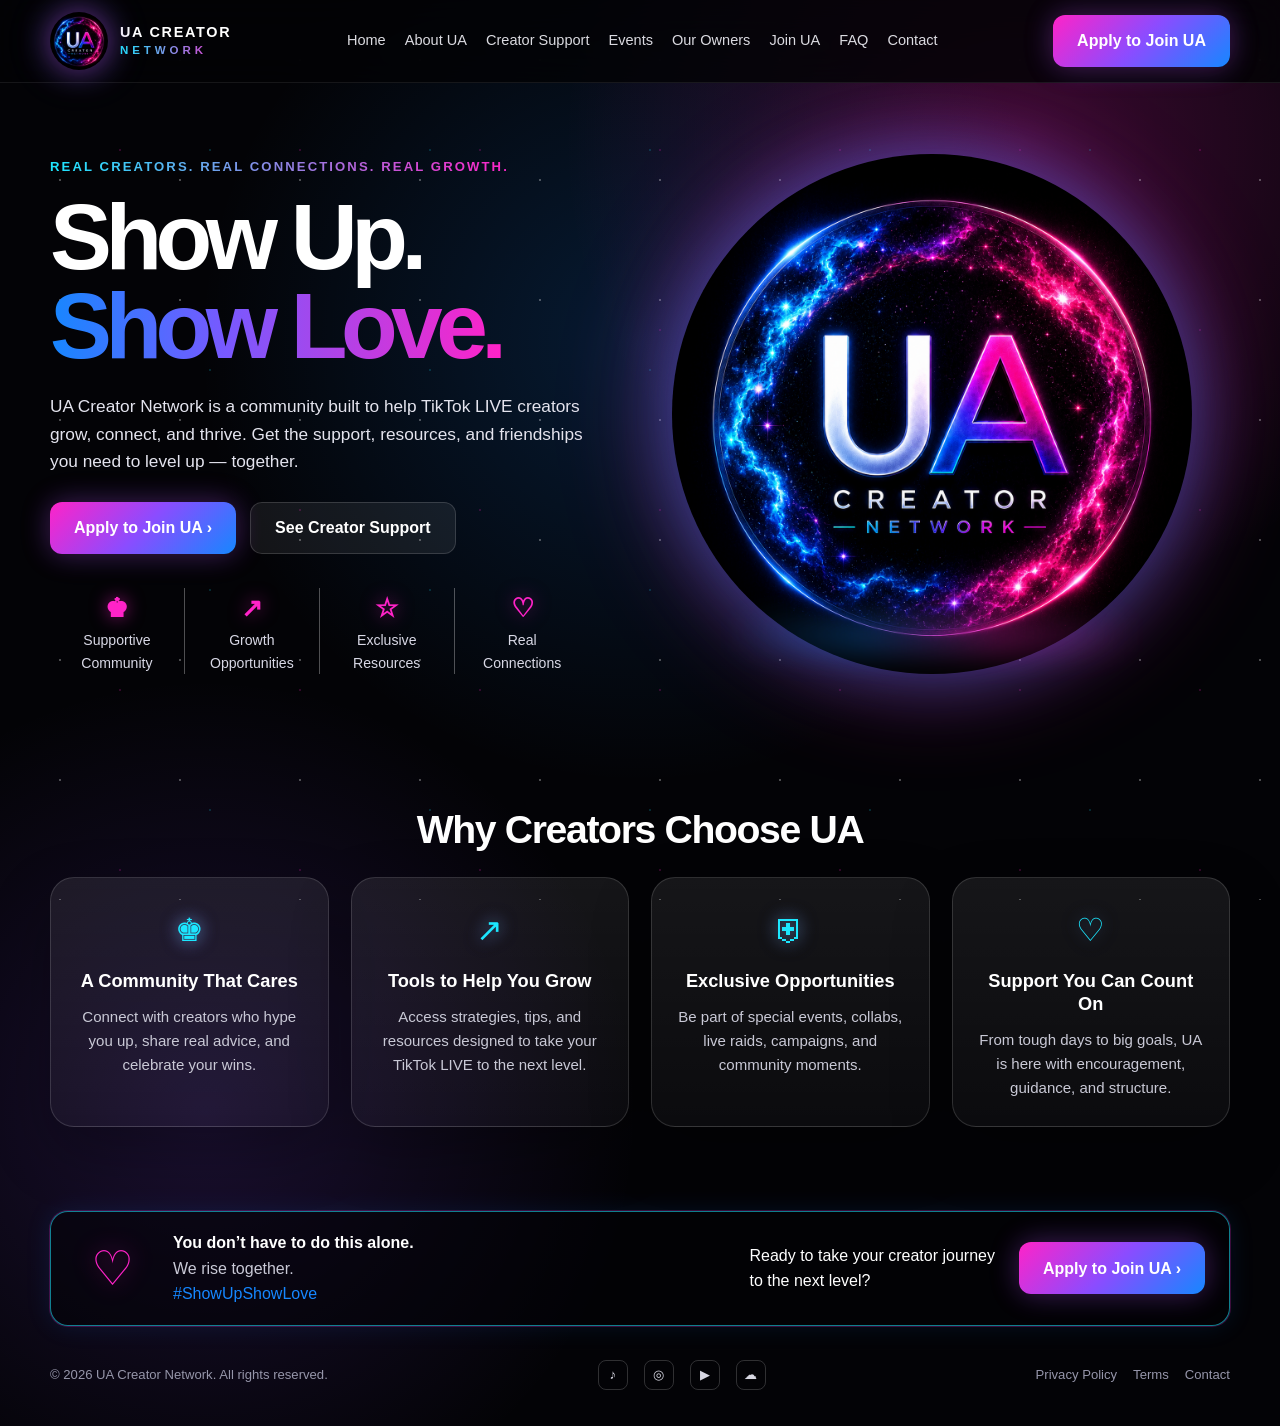
<file: index.html>
<!DOCTYPE html>
<html lang="en">
<head>
  <meta charset="UTF-8">
  <meta name="viewport" content="width=device-width, initial-scale=1.0">
  <title>Home | UA Creator Network</title>
  <meta name="description" content="UA Creator Network helps TikTok LIVE creators grow with support, community, and creator-first guidance.">
  <link rel="stylesheet" href="style.css">
</head>
<body>
  <header class="topbar">
    <div class="wrap nav">
      <a href="index.html" class="brand" aria-label="UA Creator Network homepage">
        <img class="brand-logo" src="ua-logo.png" alt="UA Creator Network logo">
        <span class="brand-text">
          <span>UA CREATOR</span>
          <span>NETWORK</span>
        </span>
      </a>

      <ul class="nav-links">
  <li><a href="index.html">Home</a></li>
  <li><a href="about.html">About UA</a></li>
  <li><a href="creator-support.html">Creator Support</a></li>
  <li><a href="events.html">Events</a></li>
  <li><a href="owners.html">Our Owners</a></li>
  <li><a href="join.html">Join UA</a></li>
  <li><a href="faq.html">FAQ</a></li>
  <li><a href="contact.html">Contact</a></li>
</ul>

      <a class="btn btn-primary" href="join.html">Apply to Join UA</a>
    </div>
  </header>

  <main>
    <section class="wrap hero">
      <div>
        <span class="eyebrow">Real creators. Real connections. Real growth.</span>
        <h1>Show Up.<br><span class="gradient-text">Show Love.</span></h1>
        <p>UA Creator Network is a community built to help TikTok LIVE creators grow, connect, and thrive. Get the support, resources, and friendships you need to level up — together.</p>

        <div class="hero-actions">
          <a class="btn btn-primary" href="join.html">Apply to Join UA ›</a>
          <a class="btn btn-secondary" href="creator-support.html">See Creator Support</a>
        </div>

        <div class="hero-icons">
          <div class="hero-icon"><strong>♚</strong>Supportive<br>Community</div>
          <div class="hero-icon"><strong>↗</strong>Growth<br>Opportunities</div>
          <div class="hero-icon"><strong>☆</strong>Exclusive<br>Resources</div>
          <div class="hero-icon"><strong>♡</strong>Real<br>Connections</div>
        </div>
      </div>

      <div class="hero-visual">
        <img class="hero-logo" src="ua-logo.png" alt="UA Creator Network logo">
        <div class="reflection"></div>
      </div>
    </section>

    <section class="wrap">
      <h2 class="section-title">Why Creators Choose UA</h2>
      <div class="cards">
        <article class="card">
          <div class="card-icon">♚</div>
          <h3>A Community That Cares</h3>
          <p>Connect with creators who hype you up, share real advice, and celebrate your wins.</p>
        </article>
        <article class="card">
          <div class="card-icon">↗</div>
          <h3>Tools to Help You Grow</h3>
          <p>Access strategies, tips, and resources designed to take your TikTok LIVE to the next level.</p>
        </article>
        <article class="card">
          <div class="card-icon">⛨</div>
          <h3>Exclusive Opportunities</h3>
          <p>Be part of special events, collabs, live raids, campaigns, and community moments.</p>
        </article>
        <article class="card">
          <div class="card-icon">♡</div>
          <h3>Support You Can Count On</h3>
          <p>From tough days to big goals, UA is here with encouragement, guidance, and structure.</p>
        </article>
      </div>
    </section>

  </main>
  <section class="wrap bottom-cta">
    <div class="heart">♡</div>
    <div>
      <strong>You don’t have to do this alone.</strong><br>
      <span>We rise together.</span><br>
      <span class="hashtag">#ShowUpShowLove</span>
    </div>
    <p>Ready to take your creator journey<br>to the next level?</p>
    <a class="btn btn-primary" href="join.html">Apply to Join UA ›</a>
  </section>

  <footer class="wrap">
    <div class="footer-row">
      <p>© 2026 UA Creator Network. All rights reserved.</p>
      <div class="socials">
        <a href="#" aria-label="TikTok">♪</a>
        <a href="#" aria-label="Instagram">◎</a>
        <a href="#" aria-label="YouTube">▶</a>
        <a href="#" aria-label="Discord">☁</a>
      </div>
      <div class="footer-links">
        <a href="#">Privacy Policy</a>
        <a href="#">Terms</a>
        <a href="contact.html">Contact</a>
      </div>
    </div>
  </footer>

</body>
</html>
</file>
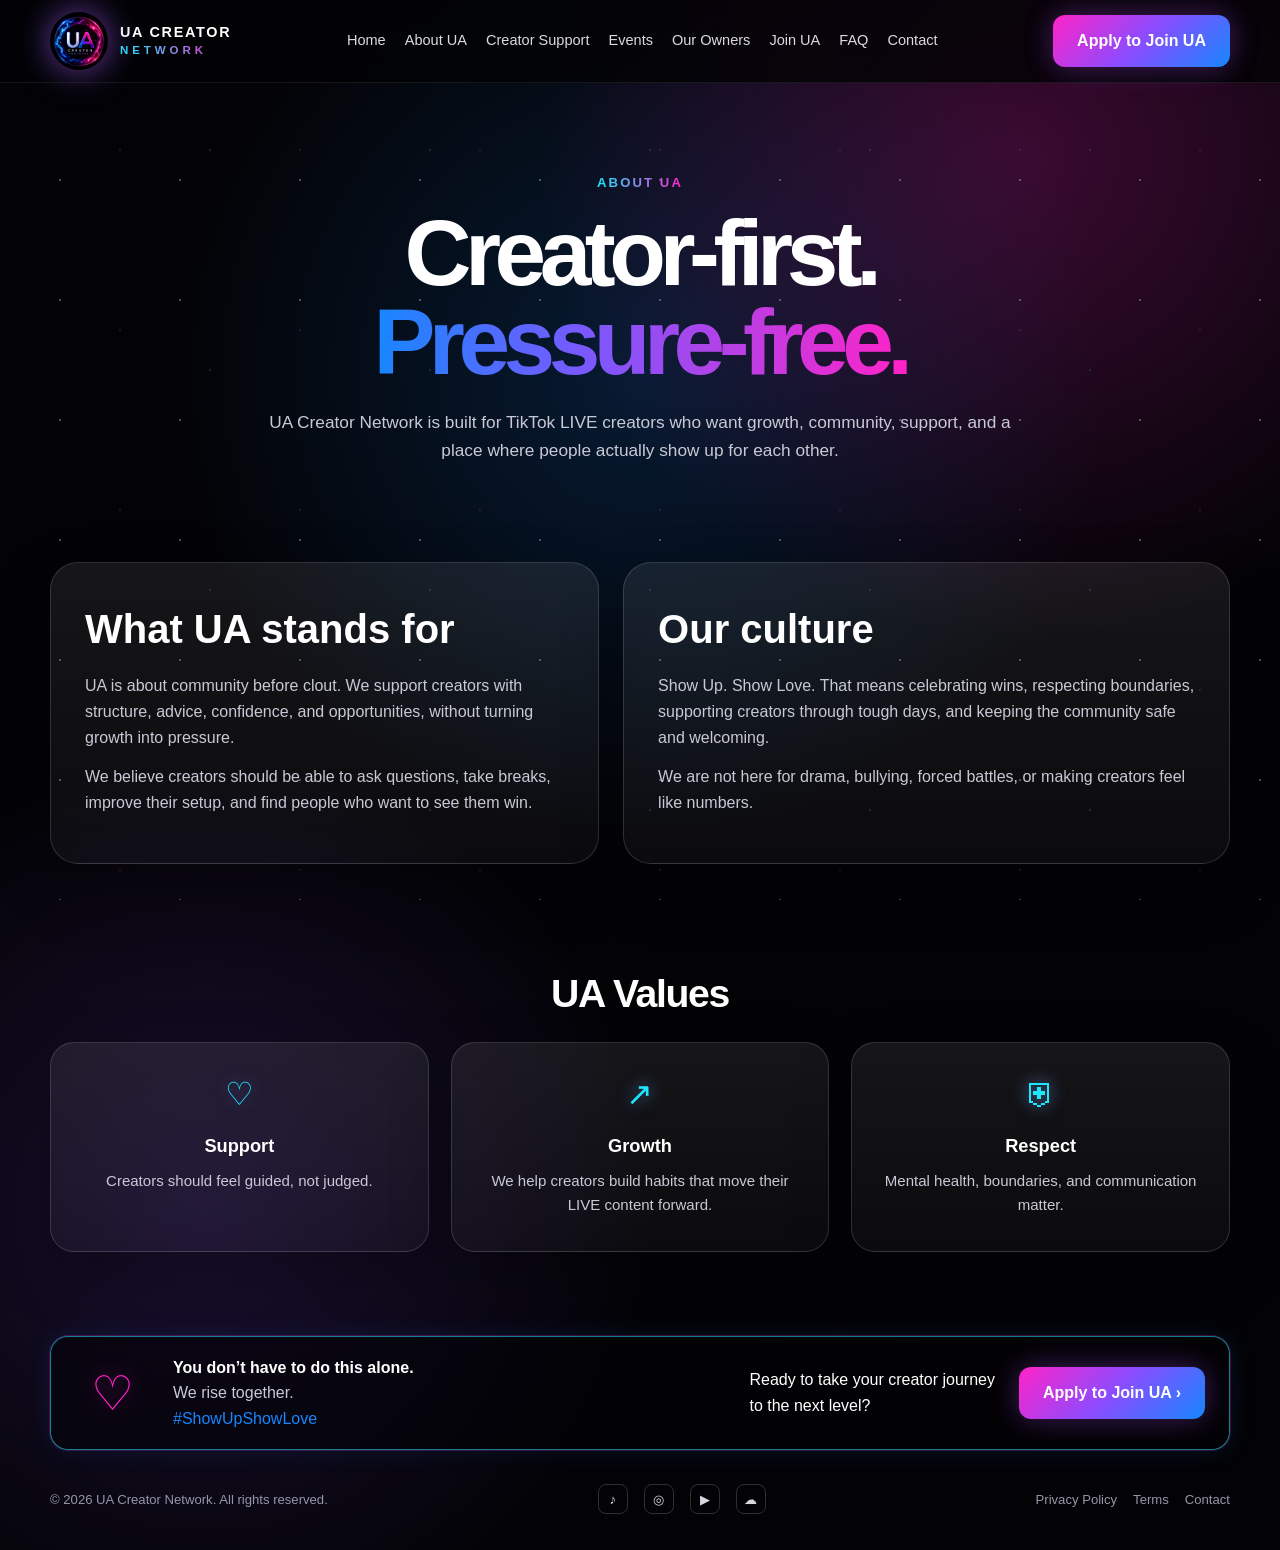
<file: about.html>
<!DOCTYPE html>
<html lang="en">
<head>
  <meta charset="UTF-8">
  <meta name="viewport" content="width=device-width, initial-scale=1.0">
  <title>About UA | UA Creator Network</title>
  <meta name="description" content="UA Creator Network helps TikTok LIVE creators grow with support, community, and creator-first guidance.">
  <link rel="stylesheet" href="style.css">
</head>
<body>
  <header class="topbar">
    <div class="wrap nav">
      <a href="index.html" class="brand" aria-label="UA Creator Network homepage">
        <img class="brand-logo" src="ua-logo.png" alt="UA Creator Network logo">
        <span class="brand-text">
          <span>UA CREATOR</span>
          <span>NETWORK</span>
        </span>
      </a>

      <ul class="nav-links">
  <li><a href="index.html">Home</a></li>
  <li><a href="about.html">About UA</a></li>
  <li><a href="creator-support.html">Creator Support</a></li>
  <li><a href="events.html">Events</a></li>
  <li><a href="owners.html">Our Owners</a></li>
  <li><a href="join.html">Join UA</a></li>
  <li><a href="faq.html">FAQ</a></li>
  <li><a href="contact.html">Contact</a></li>
</ul>

      <a class="btn btn-primary" href="join.html">Apply to Join UA</a>
    </div>
  </header>

  <main>
    <section class="wrap page-hero">
      <span class="eyebrow">About UA</span>
      <h1>Creator-first.<br><span class="gradient-text">Pressure-free.</span></h1>
      <p>UA Creator Network is built for TikTok LIVE creators who want growth, community, support, and a place where people actually show up for each other.</p>
    </section>

    <section class="wrap split">
      <div class="panel">
        <h2>What UA stands for</h2>
        <p>UA is about community before clout. We support creators with structure, advice, confidence, and opportunities, without turning growth into pressure.</p>
        <p>We believe creators should be able to ask questions, take breaks, improve their setup, and find people who want to see them win.</p>
      </div>
      <div class="panel">
        <h2>Our culture</h2>
        <p>Show Up. Show Love. That means celebrating wins, respecting boundaries, supporting creators through tough days, and keeping the community safe and welcoming.</p>
        <p>We are not here for drama, bullying, forced battles, or making creators feel like numbers.</p>
      </div>
    </section>

    <section class="wrap">
      <h2 class="section-title">UA Values</h2>
      <div class="cards three">
        <article class="card"><div class="card-icon">♡</div><h3>Support</h3><p>Creators should feel guided, not judged.</p></article>
        <article class="card"><div class="card-icon">↗</div><h3>Growth</h3><p>We help creators build habits that move their LIVE content forward.</p></article>
        <article class="card"><div class="card-icon">⛨</div><h3>Respect</h3><p>Mental health, boundaries, and communication matter.</p></article>
      </div>
    </section>

  </main>
  <section class="wrap bottom-cta">
    <div class="heart">♡</div>
    <div>
      <strong>You don’t have to do this alone.</strong><br>
      <span>We rise together.</span><br>
      <span class="hashtag">#ShowUpShowLove</span>
    </div>
    <p>Ready to take your creator journey<br>to the next level?</p>
    <a class="btn btn-primary" href="join.html">Apply to Join UA ›</a>
  </section>

  <footer class="wrap">
    <div class="footer-row">
      <p>© 2026 UA Creator Network. All rights reserved.</p>
      <div class="socials">
        <a href="#" aria-label="TikTok">♪</a>
        <a href="#" aria-label="Instagram">◎</a>
        <a href="#" aria-label="YouTube">▶</a>
        <a href="#" aria-label="Discord">☁</a>
      </div>
      <div class="footer-links">
        <a href="#">Privacy Policy</a>
        <a href="#">Terms</a>
        <a href="contact.html">Contact</a>
      </div>
    </div>
  </footer>

</body>
</html>
</file>
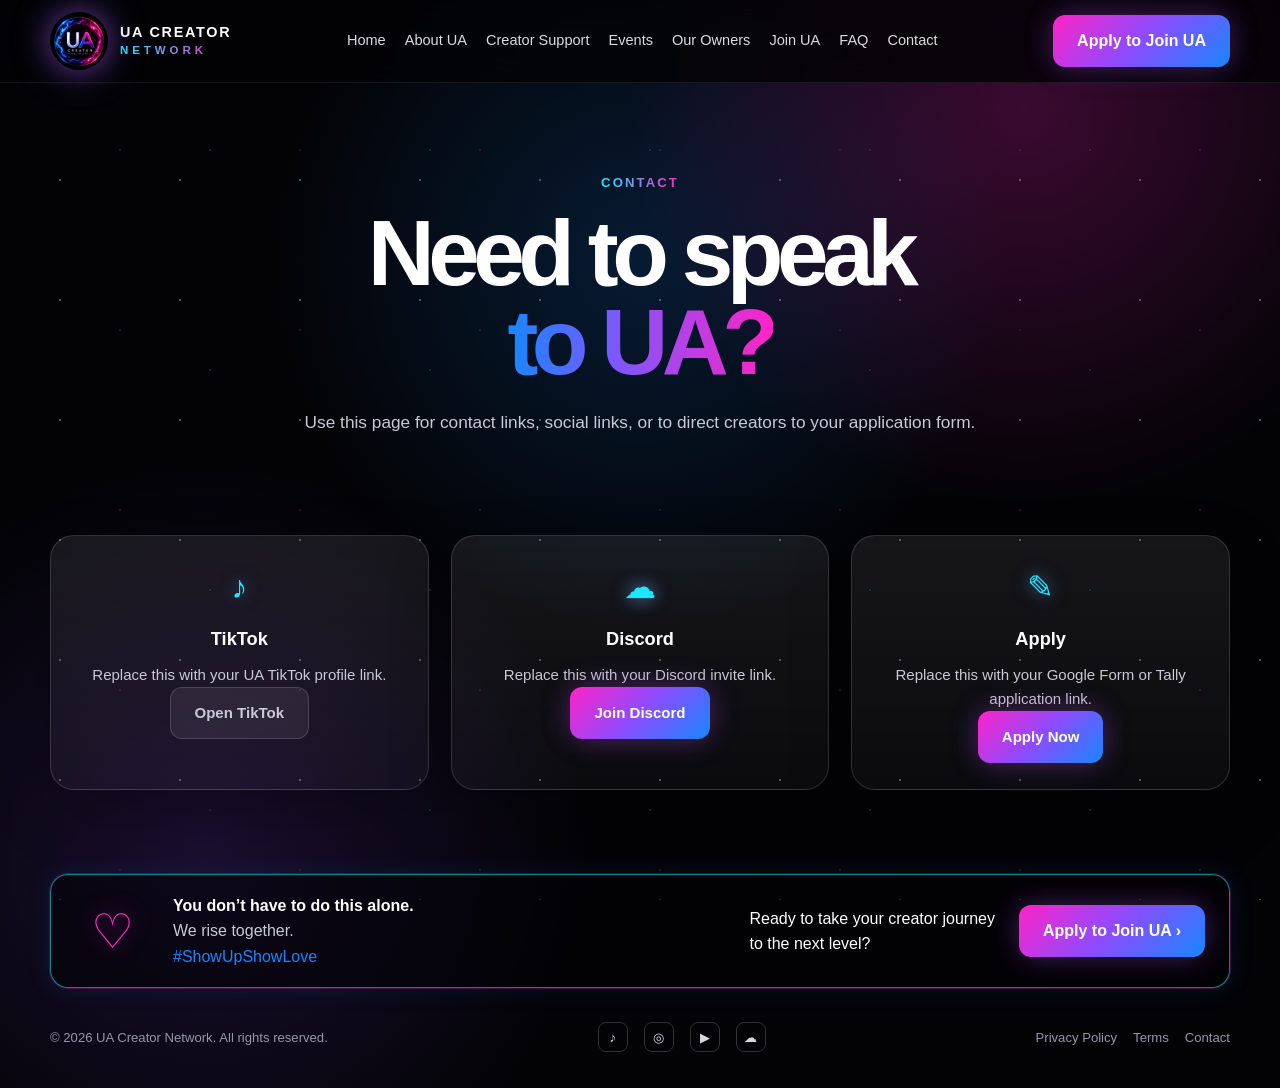
<file: contact.html>
<!DOCTYPE html>
<html lang="en">
<head>
  <meta charset="UTF-8">
  <meta name="viewport" content="width=device-width, initial-scale=1.0">
  <title>Contact | UA Creator Network</title>
  <meta name="description" content="UA Creator Network helps TikTok LIVE creators grow with support, community, and creator-first guidance.">
  <link rel="stylesheet" href="style.css">
</head>
<body>
  <header class="topbar">
    <div class="wrap nav">
      <a href="index.html" class="brand" aria-label="UA Creator Network homepage">
        <img class="brand-logo" src="ua-logo.png" alt="UA Creator Network logo">
        <span class="brand-text">
          <span>UA CREATOR</span>
          <span>NETWORK</span>
        </span>
      </a>

      <ul class="nav-links">
  <li><a href="index.html">Home</a></li>
  <li><a href="about.html">About UA</a></li>
  <li><a href="creator-support.html">Creator Support</a></li>
  <li><a href="events.html">Events</a></li>
  <li><a href="owners.html">Our Owners</a></li>
  <li><a href="join.html">Join UA</a></li>
  <li><a href="faq.html">FAQ</a></li>
  <li><a href="contact.html">Contact</a></li>
</ul>

      <a class="btn btn-primary" href="join.html">Apply to Join UA</a>
    </div>
  </header>

  <main>
    <section class="wrap page-hero">
      <span class="eyebrow">Contact</span>
      <h1>Need to speak<br><span class="gradient-text">to UA?</span></h1>
      <p>Use this page for contact links, social links, or to direct creators to your application form.</p>
    </section>

    <section class="wrap">
      <div class="cards three">
        <article class="card">
          <div class="card-icon">♪</div>
          <h3>TikTok</h3>
          <p>Replace this with your UA TikTok profile link.</p>
          <p><a class="btn btn-secondary" href="#" target="_blank" rel="noopener">Open TikTok</a></p>
        </article>
        <article class="card">
          <div class="card-icon">☁</div>
          <h3>Discord</h3>
          <p>Replace this with your Discord invite link.</p>
          <p><a class="btn btn-primary" href="https://discord.gg/TzC8Mqyx8q" target="_blank" rel="noopener">Join Discord</a></p>
        </article>
        <article class="card">
          <div class="card-icon">✎</div>
          <h3>Apply</h3>
          <p>Replace this with your Google Form or Tally application link.</p>
          <p><a class="btn btn-primary" href="https://tally.so/r/obkMz5" target="_blank" rel="noopener">Apply Now</a></p>
        </article>
      </div>
    </section>

  </main>
  <section class="wrap bottom-cta">
    <div class="heart">♡</div>
    <div>
      <strong>You don’t have to do this alone.</strong><br>
      <span>We rise together.</span><br>
      <span class="hashtag">#ShowUpShowLove</span>
    </div>
    <p>Ready to take your creator journey<br>to the next level?</p>
    <a class="btn btn-primary" href="join.html">Apply to Join UA ›</a>
  </section>

  <footer class="wrap">
    <div class="footer-row">
      <p>© 2026 UA Creator Network. All rights reserved.</p>
      <div class="socials">
        <a href="#" aria-label="TikTok">♪</a>
        <a href="#" aria-label="Instagram">◎</a>
        <a href="#" aria-label="YouTube">▶</a>
        <a href="https://discord.gg/TzC8Mqyx8q" aria-label="Discord">☁</a>
      </div>
      <div class="footer-links">
        <a href="#">Privacy Policy</a>
        <a href="#">Terms</a>
        <a href="contact.html">Contact</a>
      </div>
    </div>
  </footer>

</body>
</html>
</file>
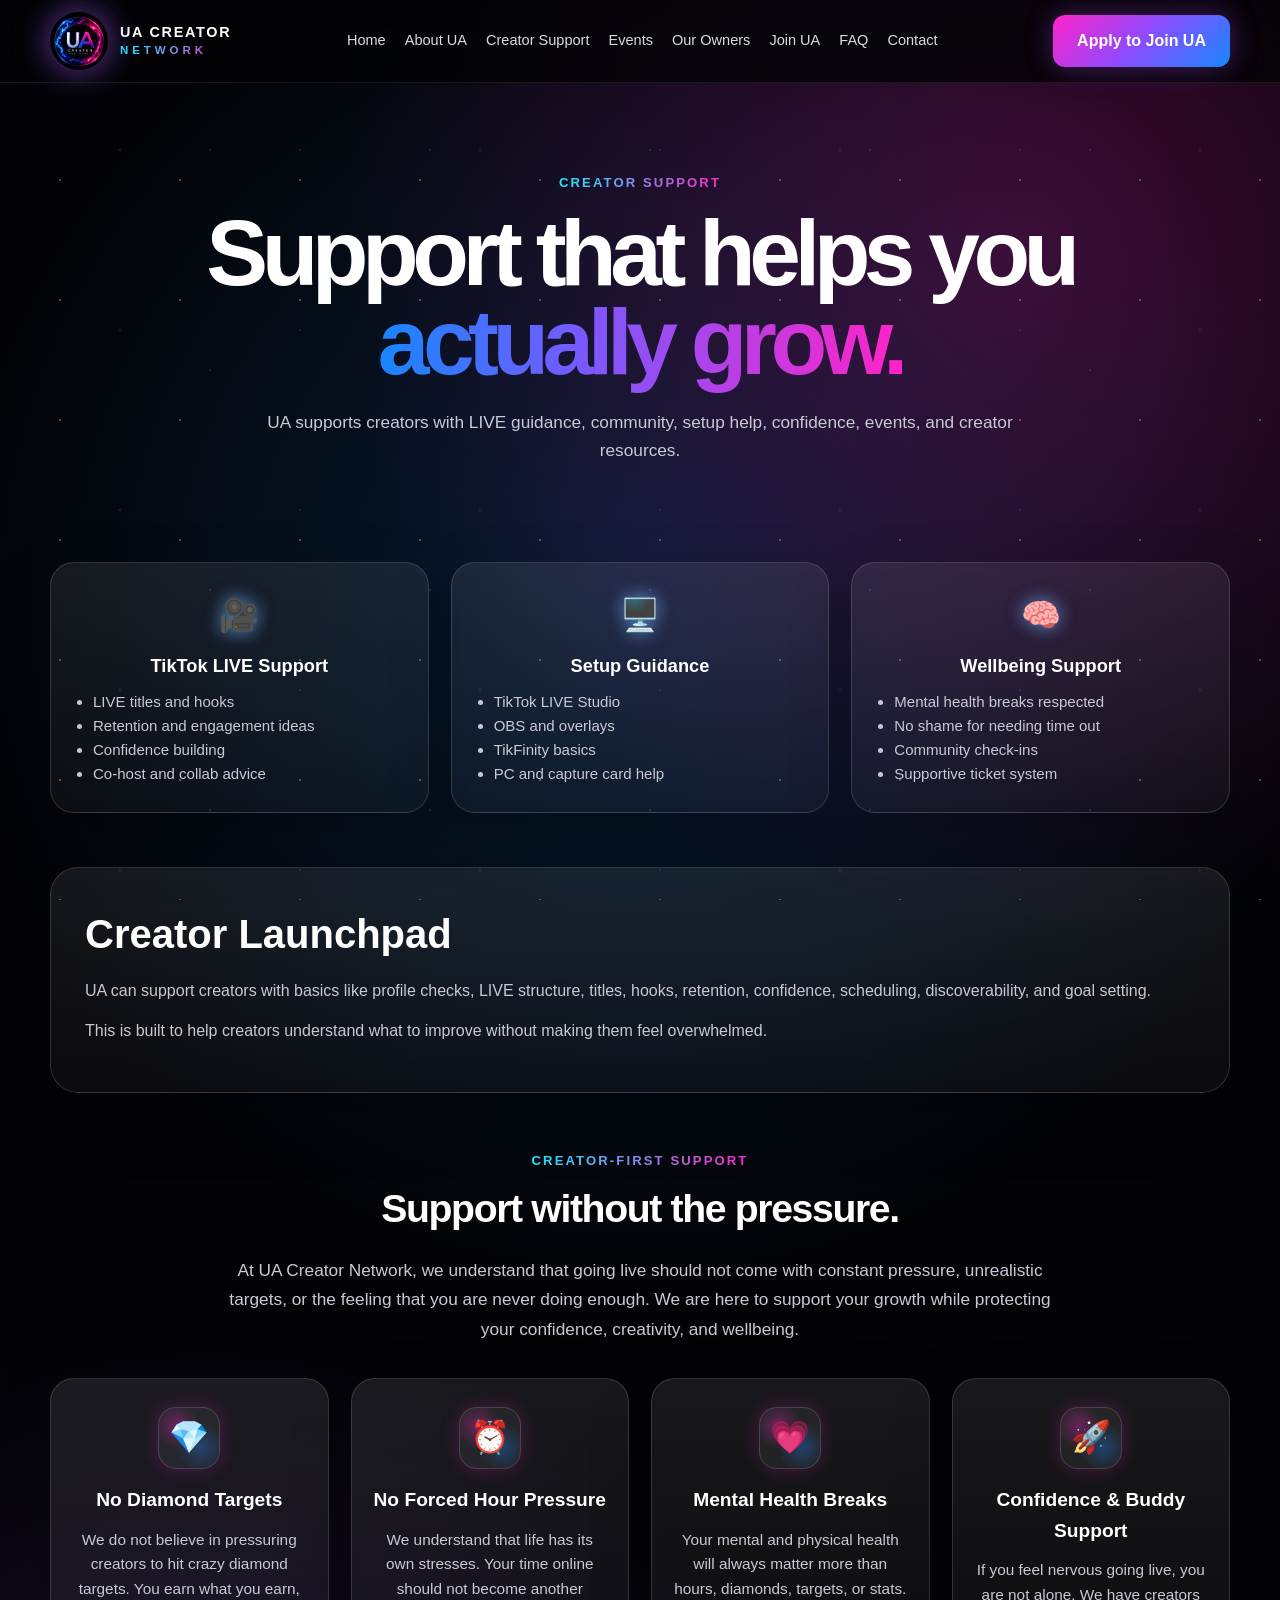
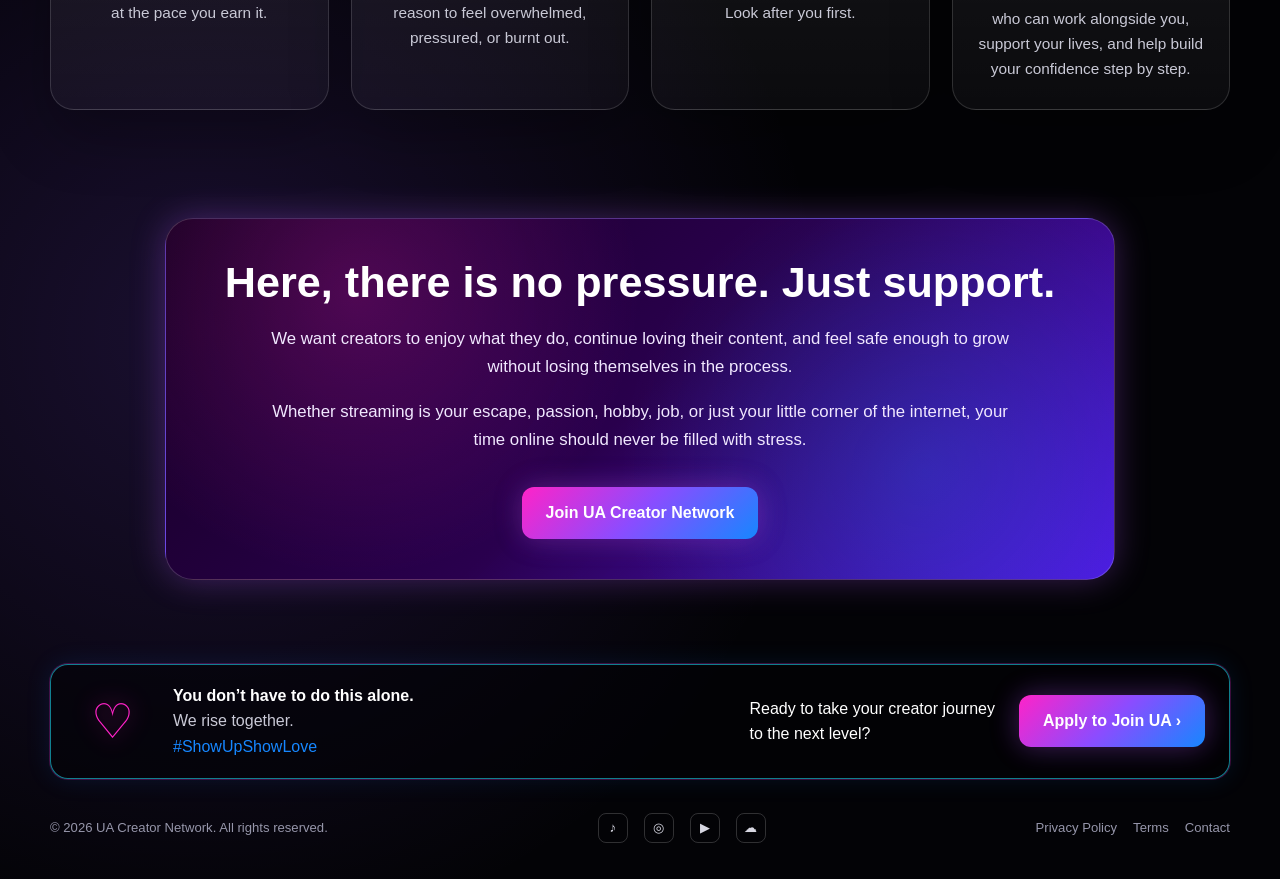
<file: creator-support.html>
<!DOCTYPE html>
<html lang="en">
<head>
  <meta charset="UTF-8">
  <meta name="viewport" content="width=device-width, initial-scale=1.0">
  <title>Creator Support | UA Creator Network</title>
  <meta name="description" content="UA Creator Network helps TikTok LIVE creators grow with support, community, and creator-first guidance.">
  <link rel="stylesheet" href="style.css">
</head>

<body>
  <header class="topbar">
    <div class="wrap nav">
      <a href="index.html" class="brand" aria-label="UA Creator Network homepage">
        <img class="brand-logo" src="ua-logo.png" alt="UA Creator Network logo">

        <span class="brand-text">
          <span>UA CREATOR</span>
          <span>NETWORK</span>
        </span>
      </a>

      <ul class="nav-links">
  <li><a href="index.html">Home</a></li>
  <li><a href="about.html">About UA</a></li>
  <li><a href="creator-support.html">Creator Support</a></li>
  <li><a href="events.html">Events</a></li>
  <li><a href="owners.html">Our Owners</a></li>
  <li><a href="join.html">Join UA</a></li>
  <li><a href="faq.html">FAQ</a></li>
  <li><a href="contact.html">Contact</a></li>
</ul>

      <a class="btn btn-primary" href="join.html">Apply to Join UA</a>
    </div>
  </header>

  <main>
    <section class="wrap page-hero">
      <span class="eyebrow">Creator Support</span>

      <h1>
        Support that helps you<br>
        <span class="gradient-text">actually grow.</span>
      </h1>

      <p>
        UA supports creators with LIVE guidance, community, setup help, confidence,
        events, and creator resources.
      </p>
    </section>

    <section class="wrap">
      <div class="cards three">
        <article class="card">
          <div class="card-icon">🎥</div>
          <h3>TikTok LIVE Support</h3>
          <ul>
            <li>LIVE titles and hooks</li>
            <li>Retention and engagement ideas</li>
            <li>Confidence building</li>
            <li>Co-host and collab advice</li>
          </ul>
        </article>

        <article class="card">
          <div class="card-icon">🖥️</div>
          <h3>Setup Guidance</h3>
          <ul>
            <li>TikTok LIVE Studio</li>
            <li>OBS and overlays</li>
            <li>TikFinity basics</li>
            <li>PC and capture card help</li>
          </ul>
        </article>

        <article class="card">
          <div class="card-icon">🧠</div>
          <h3>Wellbeing Support</h3>
          <ul>
            <li>Mental health breaks respected</li>
            <li>No shame for needing time out</li>
            <li>Community check-ins</li>
            <li>Supportive ticket system</li>
          </ul>
        </article>
      </div>
    </section>

    <section class="wrap panel">
      <h2>Creator Launchpad</h2>
      <p>
        UA can support creators with basics like profile checks, LIVE structure, titles,
        hooks, retention, confidence, scheduling, discoverability, and goal setting.
      </p>
      <p>
        This is built to help creators understand what to improve without making them feel overwhelmed.
      </p>
    </section>

    <section class="wrap creator-values-section">
      <span class="eyebrow">Creator-First Support</span>

      <h2 class="section-title">
        Support without the pressure.
      </h2>

      <p class="creator-values-intro">
        At UA Creator Network, we understand that going live should not come with constant pressure,
        unrealistic targets, or the feeling that you are never doing enough. We are here to support your
        growth while protecting your confidence, creativity, and wellbeing.
      </p>

      <div class="creator-values-grid">
        <article class="creator-value-card">
          <div class="creator-value-icon">💎</div>
          <h3>No Diamond Targets</h3>
          <p>
            We do not believe in pressuring creators to hit crazy diamond targets.
            You earn what you earn, at the pace you earn it.
          </p>
        </article>

        <article class="creator-value-card">
          <div class="creator-value-icon">⏰</div>
          <h3>No Forced Hour Pressure</h3>
          <p>
            We understand that life has its own stresses. Your time online should not become another reason
            to feel overwhelmed, pressured, or burnt out.
          </p>
        </article>

        <article class="creator-value-card">
          <div class="creator-value-icon">💗</div>
          <h3>Mental Health Breaks</h3>
          <p>
            Your mental and physical health will always matter more than hours, diamonds, targets, or stats.
            Look after you first.
          </p>
        </article>

        <article class="creator-value-card">
          <div class="creator-value-icon">🚀</div>
          <h3>Confidence & Buddy Support</h3>
          <p>
            If you feel nervous going live, you are not alone. We have creators who can work alongside you,
            support your lives, and help build your confidence step by step.
          </p>
        </article>
      </div>
    </section>

    <section class="wrap support-highlight-section">
      <div class="support-highlight-panel">
        <h2>Here, there is no pressure. Just support.</h2>

        <p>
          We want creators to enjoy what they do, continue loving their content, and feel safe enough to grow
          without losing themselves in the process.
        </p>

        <p>
          Whether streaming is your escape, passion, hobby, job, or just your little corner of the internet,
          your time online should never be filled with stress.
        </p>

        <a href="join.html" class="btn btn-primary">Join UA Creator Network</a>
      </div>
    </section>
  </main>

  <section class="wrap bottom-cta">
    <div class="heart">♡</div>

    <div>
      <strong>You don’t have to do this alone.</strong><br>
      <span>We rise together.</span><br>
      <span class="hashtag">#ShowUpShowLove</span>
    </div>

    <p>
      Ready to take your creator journey<br>
      to the next level?
    </p>

    <a class="btn btn-primary" href="join.html">Apply to Join UA ›</a>
  </section>

  <footer class="wrap">
    <div class="footer-row">
      <p>© 2026 UA Creator Network. All rights reserved.</p>

      <div class="socials">
        <a href="#" aria-label="TikTok">♪</a>
        <a href="#" aria-label="Instagram">◎</a>
        <a href="#" aria-label="YouTube">▶</a>
        <a href="#" aria-label="Discord">☁</a>
      </div>

      <div class="footer-links">
        <a href="#">Privacy Policy</a>
        <a href="#">Terms</a>
        <a href="contact.html">Contact</a>
      </div>
    </div>
  </footer>
</body>
</html>
</file>
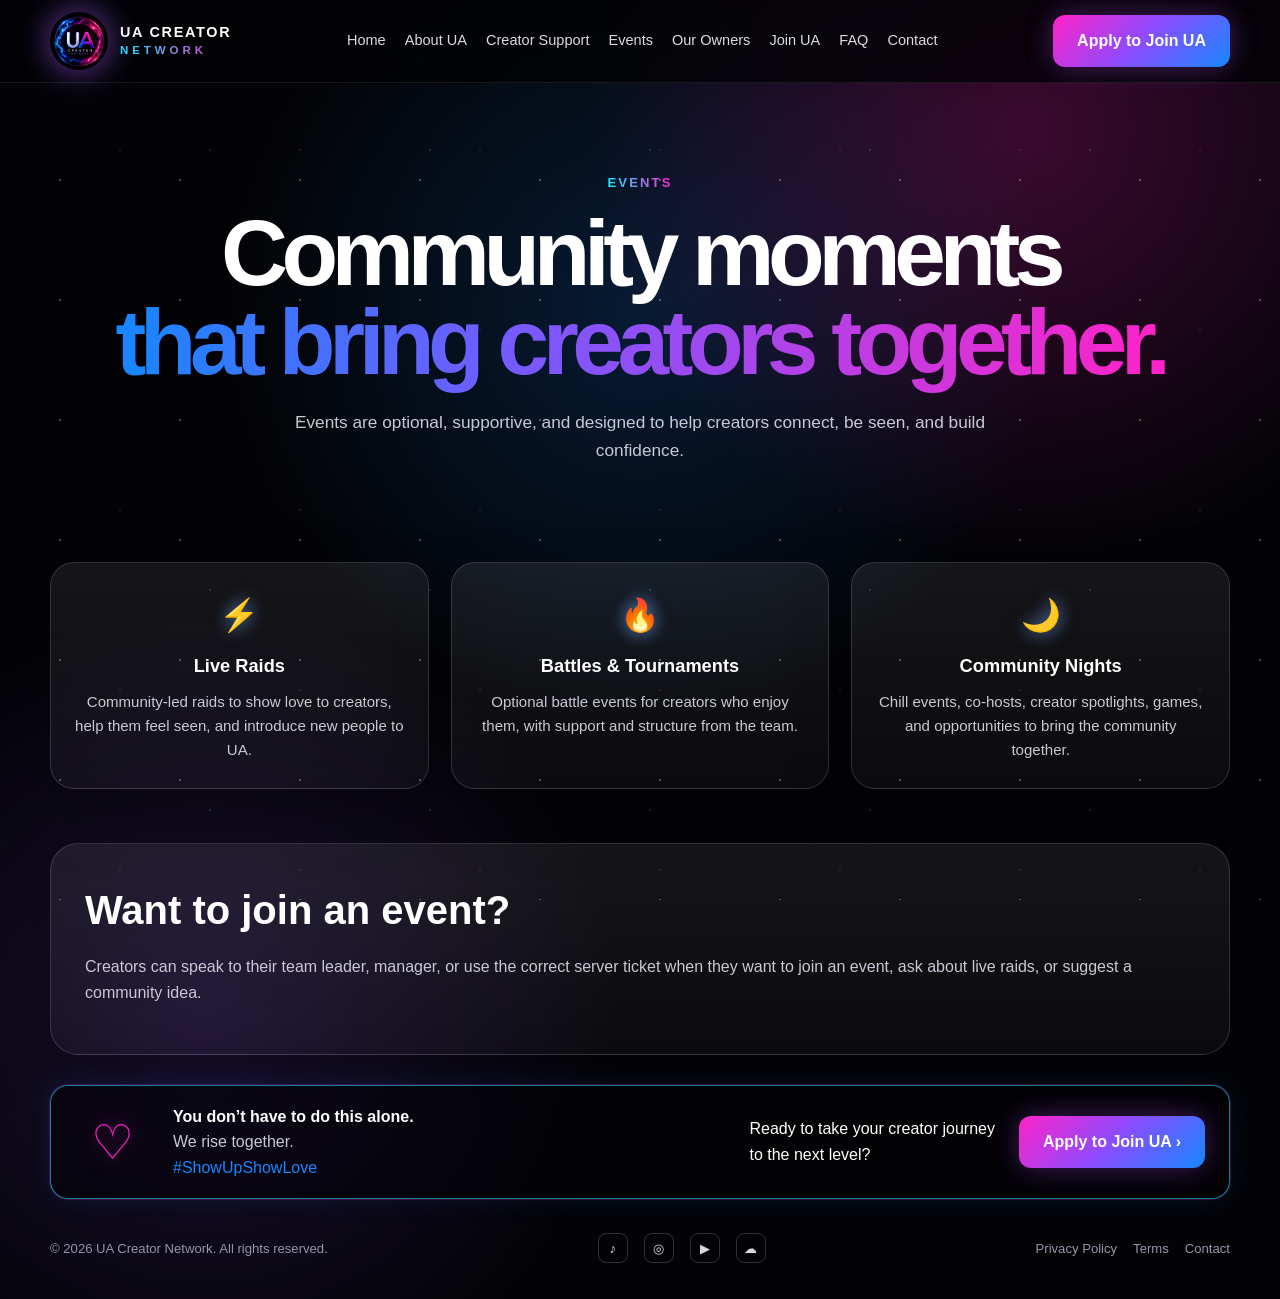
<file: events.html>
<!DOCTYPE html>
<html lang="en">
<head>
  <meta charset="UTF-8">
  <meta name="viewport" content="width=device-width, initial-scale=1.0">
  <title>Events | UA Creator Network</title>
  <meta name="description" content="UA Creator Network helps TikTok LIVE creators grow with support, community, and creator-first guidance.">
  <link rel="stylesheet" href="style.css">
</head>
<body>
  <header class="topbar">
    <div class="wrap nav">
      <a href="index.html" class="brand" aria-label="UA Creator Network homepage">
        <img class="brand-logo" src="ua-logo.png" alt="UA Creator Network logo">
        <span class="brand-text">
          <span>UA CREATOR</span>
          <span>NETWORK</span>
        </span>
      </a>

      <ul class="nav-links">
  <li><a href="index.html">Home</a></li>
  <li><a href="about.html">About UA</a></li>
  <li><a href="creator-support.html">Creator Support</a></li>
  <li><a href="events.html">Events</a></li>
  <li><a href="owners.html">Our Owners</a></li>
  <li><a href="join.html">Join UA</a></li>
  <li><a href="faq.html">FAQ</a></li>
  <li><a href="contact.html">Contact</a></li>
</ul>

      <a class="btn btn-primary" href="join.html">Apply to Join UA</a>
    </div>
  </header>

  <main>
    <section class="wrap page-hero">
      <span class="eyebrow">Events</span>
      <h1>Community moments<br><span class="gradient-text">that bring creators together.</span></h1>
      <p>Events are optional, supportive, and designed to help creators connect, be seen, and build confidence.</p>
    </section>

    <section class="wrap">
      <div class="cards three">
        <article class="card">
          <div class="card-icon">⚡</div>
          <h3>Live Raids</h3>
          <p>Community-led raids to show love to creators, help them feel seen, and introduce new people to UA.</p>
        </article>
        <article class="card">
          <div class="card-icon">🔥</div>
          <h3>Battles & Tournaments</h3>
          <p>Optional battle events for creators who enjoy them, with support and structure from the team.</p>
        </article>
        <article class="card">
          <div class="card-icon">🌙</div>
          <h3>Community Nights</h3>
          <p>Chill events, co-hosts, creator spotlights, games, and opportunities to bring the community together.</p>
        </article>
      </div>
    </section>

    <section class="wrap panel">
      <h2>Want to join an event?</h2>
      <p>Creators can speak to their team leader, manager, or use the correct server ticket when they want to join an event, ask about live raids, or suggest a community idea.</p>
    </section>

  </main>
  <section class="wrap bottom-cta">
    <div class="heart">♡</div>
    <div>
      <strong>You don’t have to do this alone.</strong><br>
      <span>We rise together.</span><br>
      <span class="hashtag">#ShowUpShowLove</span>
    </div>
    <p>Ready to take your creator journey<br>to the next level?</p>
    <a class="btn btn-primary" href="join.html">Apply to Join UA ›</a>
  </section>

  <footer class="wrap">
    <div class="footer-row">
      <p>© 2026 UA Creator Network. All rights reserved.</p>
      <div class="socials">
        <a href="#" aria-label="TikTok">♪</a>
        <a href="#" aria-label="Instagram">◎</a>
        <a href="#" aria-label="YouTube">▶</a>
        <a href="#" aria-label="Discord">☁</a>
      </div>
      <div class="footer-links">
        <a href="#">Privacy Policy</a>
        <a href="#">Terms</a>
        <a href="contact.html">Contact</a>
      </div>
    </div>
  </footer>

</body>
</html>
</file>
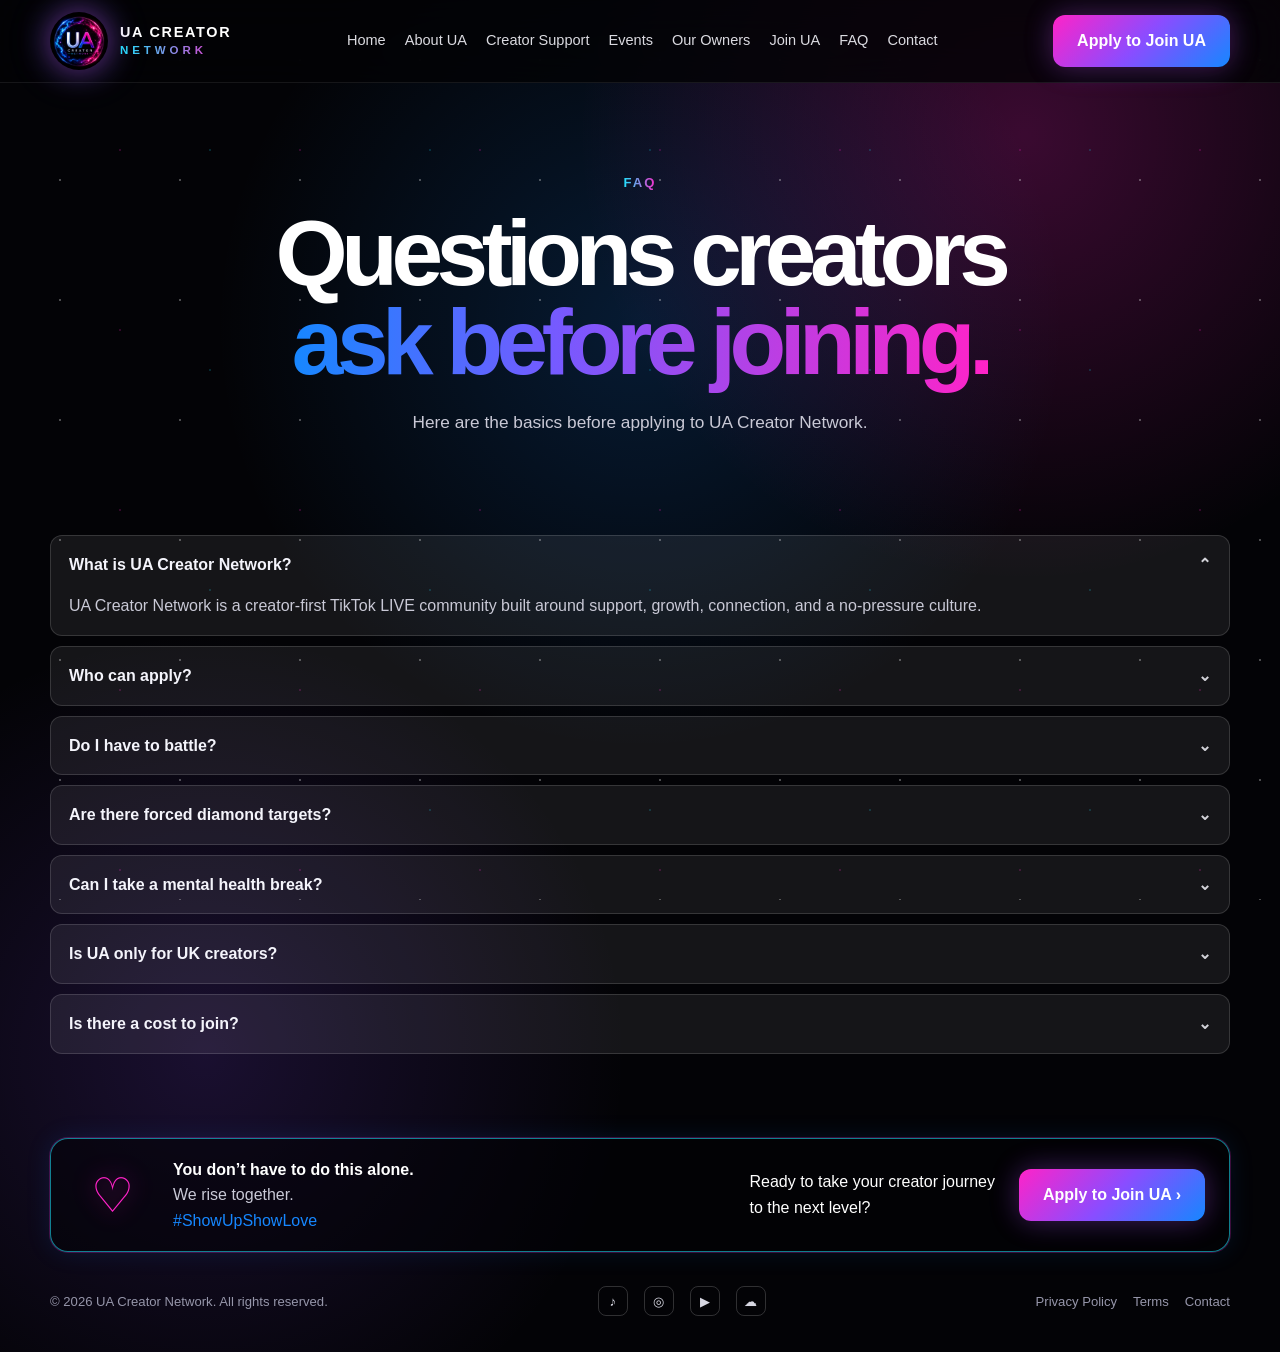
<file: faq.html>
<!DOCTYPE html>
<html lang="en">
<head>
  <meta charset="UTF-8">
  <meta name="viewport" content="width=device-width, initial-scale=1.0">
  <title>FAQ | UA Creator Network</title>
  <meta name="description" content="UA Creator Network helps TikTok LIVE creators grow with support, community, and creator-first guidance.">
  <link rel="stylesheet" href="style.css">
</head>
<body>
  <header class="topbar">
    <div class="wrap nav">
      <a href="index.html" class="brand" aria-label="UA Creator Network homepage">
        <img class="brand-logo" src="ua-logo.png" alt="UA Creator Network logo">
        <span class="brand-text">
          <span>UA CREATOR</span>
          <span>NETWORK</span>
        </span>
      </a>

      <ul class="nav-links">
  <li><a href="index.html">Home</a></li>
  <li><a href="about.html">About UA</a></li>
  <li><a href="creator-support.html">Creator Support</a></li>
  <li><a href="events.html">Events</a></li>
  <li><a href="owners.html">Our Owners</a></li>
  <li><a href="join.html">Join UA</a></li>
  <li><a href="faq.html">FAQ</a></li>
  <li><a href="contact.html">Contact</a></li>
</ul>

      <a class="btn btn-primary" href="join.html">Apply to Join UA</a>
    </div>
  </header>

  <main>
    <section class="wrap page-hero">
      <span class="eyebrow">FAQ</span>
      <h1>Questions creators<br><span class="gradient-text">ask before joining.</span></h1>
      <p>Here are the basics before applying to UA Creator Network.</p>
    </section>

    <section class="wrap">
      <div class="faq-list">
        <details open>
          <summary>What is UA Creator Network?</summary>
          <p>UA Creator Network is a creator-first TikTok LIVE community built around support, growth, connection, and a no-pressure culture.</p>
        </details>
        <details>
          <summary>Who can apply?</summary>
          <p>Creators aged 18+ who want to grow on TikTok LIVE and be part of a supportive community can apply.</p>
        </details>
        <details>
          <summary>Do I have to battle?</summary>
          <p>No. Battles are optional. UA supports different styles of creators, including gaming, chatting, co-hosting, events, and community-based LIVE content.</p>
        </details>
        <details>
          <summary>Are there forced diamond targets?</summary>
          <p>No. We encourage growth and consistency, but we do not believe in pressuring creators in a way that damages confidence or wellbeing.</p>
        </details>
        <details>
          <summary>Can I take a mental health break?</summary>
          <p>Yes. Communication matters, but creators are human. Breaks are respected and support is available through the correct channels.</p>
        </details>
        <details>
          <summary>Is UA only for UK creators?</summary>
          <p>UA is UK focused, but creators from Australia and New Zealand are welcome where support and onboarding are available.</p>
        </details>
        <details>
          <summary>Is there a cost to join?</summary>
          <p>No. UA is about creator support, not charging creators to be part of the community.</p>
        </details>
      </div>
    </section>

  </main>
  <section class="wrap bottom-cta">
    <div class="heart">♡</div>
    <div>
      <strong>You don’t have to do this alone.</strong><br>
      <span>We rise together.</span><br>
      <span class="hashtag">#ShowUpShowLove</span>
    </div>
    <p>Ready to take your creator journey<br>to the next level?</p>
    <a class="btn btn-primary" href="join.html">Apply to Join UA ›</a>
  </section>

  <footer class="wrap">
    <div class="footer-row">
      <p>© 2026 UA Creator Network. All rights reserved.</p>
      <div class="socials">
        <a href="#" aria-label="TikTok">♪</a>
        <a href="#" aria-label="Instagram">◎</a>
        <a href="#" aria-label="YouTube">▶</a>
        <a href="#" aria-label="Discord">☁</a>
      </div>
      <div class="footer-links">
        <a href="#">Privacy Policy</a>
        <a href="#">Terms</a>
        <a href="contact.html">Contact</a>
      </div>
    </div>
  </footer>

</body>
</html>
</file>
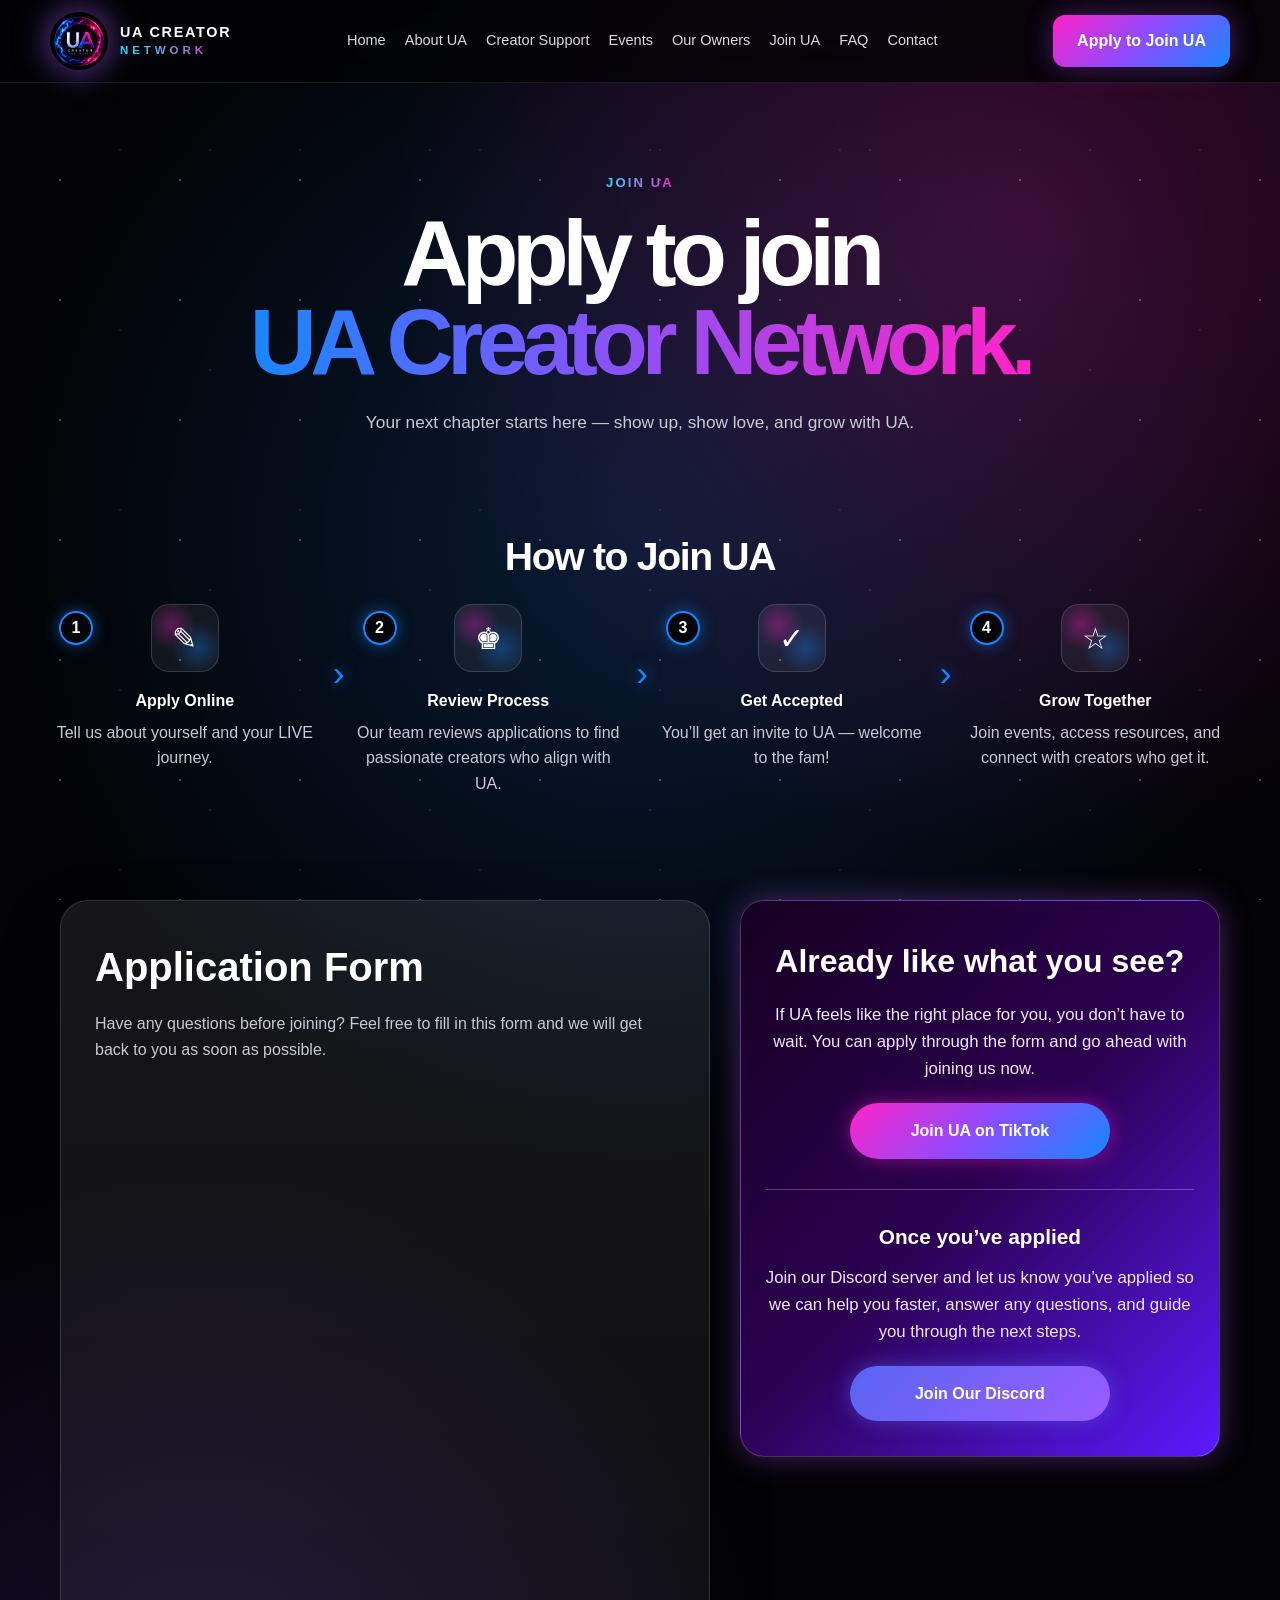
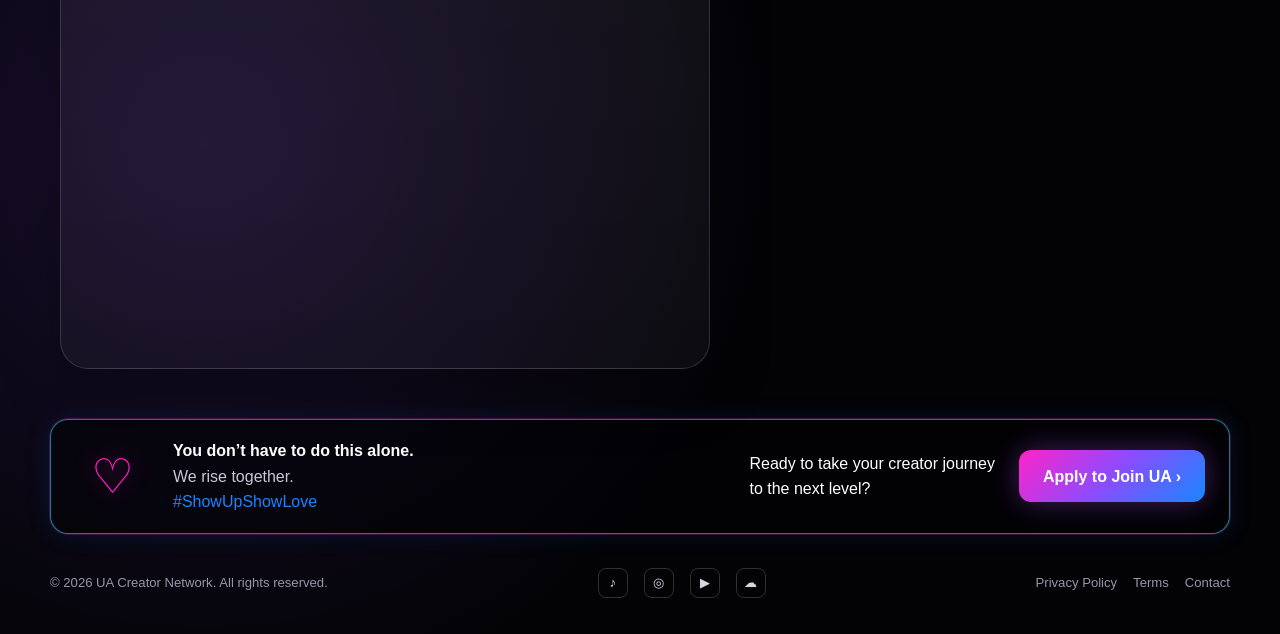
<file: join.html>
<!DOCTYPE html>
<html lang="en">
<head>
  <meta charset="UTF-8">
  <meta name="viewport" content="width=device-width, initial-scale=1.0">

  <title>Join UA | UA Creator Network</title>
  <meta name="description" content="UA Creator Network helps TikTok LIVE creators grow with support, community, and creator-first guidance.">

  <link rel="stylesheet" href="style.css">
</head>

<body>
  <header class="topbar">
    <div class="wrap nav">
      <a href="index.html" class="brand" aria-label="UA Creator Network homepage">
        <img class="brand-logo" src="ua-logo.png" alt="UA Creator Network logo">

        <span class="brand-text">
          <span>UA CREATOR</span>
          <span>NETWORK</span>
        </span>
      </a>

     <ul class="nav-links">
  <li><a href="index.html">Home</a></li>
  <li><a href="about.html">About UA</a></li>
  <li><a href="creator-support.html">Creator Support</a></li>
  <li><a href="events.html">Events</a></li>
  <li><a href="owners.html">Our Owners</a></li>
  <li><a href="join.html">Join UA</a></li>
  <li><a href="faq.html">FAQ</a></li>
  <li><a href="contact.html">Contact</a></li>
</ul>

      <a class="btn btn-primary" href="join.html">Apply to Join UA</a>
    </div>
  </header>

  <main>
    <section class="wrap page-hero">
      <span class="eyebrow">Join UA</span>

      <h1>
        Apply to join<br>
        <span class="gradient-text">UA Creator Network.</span>
      </h1>

      <p>Your next chapter starts here — show up, show love, and grow with UA.</p>
    </section>

    <section class="wrap">
      <h2 class="section-title">How to Join UA</h2>

      <div class="steps">
        <article class="step">
          <div class="step-number">1</div>
          <div class="step-icon">✎</div>
          <h3>Apply Online</h3>
          <p>Tell us about yourself and your LIVE journey.</p>
        </article>

        <article class="step">
          <div class="step-number">2</div>
          <div class="step-icon">♚</div>
          <h3>Review Process</h3>
          <p>Our team reviews applications to find passionate creators who align with UA.</p>
        </article>

        <article class="step">
          <div class="step-number">3</div>
          <div class="step-icon">✓</div>
          <h3>Get Accepted</h3>
          <p>You’ll get an invite to UA — welcome to the fam!</p>
        </article>

        <article class="step">
          <div class="step-number">4</div>
          <div class="step-icon">☆</div>
          <h3>Grow Together</h3>
          <p>Join events, access resources, and connect with creators who get it.</p>
        </article>
      </div>
    </section>

    <section class="join-form-layout">
      <div class="join-form-column">
        <div class="panel">
          <h2>Application Form</h2>

          <p>
            Have any questions before joining? Feel free to fill in this form and we will get back to you as soon as possible.
          </p>

          <iframe 
            data-tally-src="https://tally.so/embed/eqY6vq?alignLeft=1&hideTitle=1&transparentBackground=0&dynamicHeight=1"
            loading="lazy"
            width="100%"
            height="777"
            frameborder="0"
            marginheight="0"
            marginwidth="0"
            title="Creator Network Contact Form">
          </iframe>

          <script>
            var d = document;
            var w = "https://tally.so/widgets/embed.js";
            var v = function() {
              if (typeof Tally !== "undefined") {
                Tally.loadEmbeds();
              } else {
                d.querySelectorAll("iframe[data-tally-src]:not([src])").forEach(function(e) {
                  e.src = e.dataset.tallySrc;
                });
              }
            };

            if (typeof Tally !== "undefined") {
              v();
            } else if (d.querySelector('script[src="' + w + '"]') == null) {
              var s = d.createElement("script");
              s.src = w;
              s.onload = v;
              s.onerror = v;
              d.body.appendChild(s);
            }
          </script>
        </div>
      </div>

      <div class="join-info-column">
        <div class="direct-join-box">
          <h2>Already like what you see?</h2>

          <p>
            If UA feels like the right place for you, you don’t have to wait.
            You can apply through the form and go ahead with joining us now.
          </p>

          <a href="https://www.tiktok.com/t/ZSx91GA2y/" class="direct-join-button" target="_blank">
            Join UA on TikTok
          </a>

          <div class="join-divider"></div>

          <h3>Once you’ve applied</h3>

          <p>
            Join our Discord server and let us know you’ve applied so we can help you faster,
            answer any questions, and guide you through the next steps.
          </p>

          <a href="https://discord.gg/TzC8Mqyx8q" class="discord-join-button" target="_blank">
            Join Our Discord
          </a>
        </div>
      </div>
    </section>
  </main>

  <section class="wrap bottom-cta">
    <div class="heart">♡</div>

    <div>
      <strong>You don’t have to do this alone.</strong><br>
      <span>We rise together.</span><br>
      <span class="hashtag">#ShowUpShowLove</span>
    </div>

    <p>
      Ready to take your creator journey<br>
      to the next level?
    </p>

    <a class="btn btn-primary" href="join.html">Apply to Join UA ›</a>
  </section>

  <footer class="wrap">
    <div class="footer-row">
      <p>© 2026 UA Creator Network. All rights reserved.</p>

      <div class="socials">
        <a href="#" aria-label="TikTok">♪</a>
        <a href="#" aria-label="Instagram">◎</a>
        <a href="#" aria-label="YouTube">▶</a>
        <a href="https://discord.gg/TzC8Mqyx8q" aria-label="Discord" target="_blank">☁</a>
      </div>

      <div class="footer-links">
        <a href="#">Privacy Policy</a>
        <a href="#">Terms</a>
        <a href="contact.html">Contact</a>
      </div>
    </div>
  </footer>
</body>
</html>
</file>
<file: style.css>
/* UA Creator Network Website */
/* Upload this file to GitHub as: style.css */

:root {
  --bg: #030306;
  --panel: rgba(13, 13, 28, 0.82);
  --panel-2: rgba(255, 255, 255, 0.07);
  --line: rgba(255, 255, 255, 0.14);
  --text: #ffffff;
  --muted: #c9c9d6;
  --dim: #9696aa;
  --pink: #ff23c8;
  --blue: #1687ff;
  --cyan: #1ce7ff;
  --purple: #8b4cff;
  --radius: 24px;
}

* {
  box-sizing: border-box;
  margin: 0;
  padding: 0;
}

html {
  scroll-behavior: smooth;
}

body {
  min-height: 100vh;
  font-family: Arial, Helvetica, sans-serif;
  color: var(--text);
  background:
    radial-gradient(circle at 80% 10%, rgba(255, 35, 200, 0.22), transparent 28%),
    radial-gradient(circle at 50% 24%, rgba(22, 135, 255, 0.18), transparent 35%),
    radial-gradient(circle at 16% 78%, rgba(139, 76, 255, 0.17), transparent 28%),
    #030306;
  line-height: 1.6;
  overflow-x: hidden;
}

body::before {
  content: "";
  position: fixed;
  inset: 0;
  z-index: -1;
  opacity: 0.34;
  background-image:
    radial-gradient(circle, rgba(255,255,255,0.85) 1px, transparent 1.5px),
    radial-gradient(circle, rgba(255,35,200,0.55) 1px, transparent 1.5px),
    radial-gradient(circle, rgba(28,231,255,0.5) 1px, transparent 1.5px);
  background-size: 120px 120px, 180px 180px, 220px 220px;
  background-position: 0 0, 30px 60px, 100px 40px;
  pointer-events: none;
}

a {
  color: inherit;
  text-decoration: none;
}

img {
  max-width: 100%;
  display: block;
}

.wrap {
  width: min(1180px, calc(100% - 38px));
  margin: 0 auto;
}

.topbar {
  position: sticky;
  top: 0;
  z-index: 50;
  background: rgba(3, 3, 6, 0.82);
  backdrop-filter: blur(18px);
  border-bottom: 1px solid rgba(255,255,255,0.08);
}

.nav {
  min-height: 82px;
  display: flex;
  align-items: center;
  justify-content: space-between;
  gap: 22px;
}

.brand {
  display: flex;
  align-items: center;
  gap: 12px;
}

.brand-logo {
  width: 58px;
  height: 58px;
  border-radius: 50%;
  object-fit: cover;
  filter: drop-shadow(0 0 16px rgba(255, 35, 200, 0.4)) drop-shadow(0 0 16px rgba(22, 135, 255, 0.35));
}

.brand-text {
  display: grid;
  font-weight: 900;
  line-height: 1;
  letter-spacing: 0.12em;
  font-size: 0.9rem;
}

.brand-text span:last-child {
  margin-top: 6px;
  letter-spacing: 0.34em;
  font-size: 0.72rem;
  background: linear-gradient(90deg, var(--cyan), var(--pink));
  -webkit-background-clip: text;
  background-clip: text;
  color: transparent;
}

.nav-links {
  display: flex;
  list-style: none;
  gap: 19px;
  align-items: center;
  color: #f2f2f8;
  font-size: 0.91rem;
  white-space: nowrap;
}

.nav-links a {
  opacity: 0.9;
  position: relative;
  transition: 0.2s ease;
}

.nav-links a:hover,
.nav-links .active {
  opacity: 1;
  color: #fff;
}

.nav-links .active::after {
  content: "";
  position: absolute;
  left: 0;
  right: 0;
  bottom: -25px;
  height: 2px;
  border-radius: 999px;
  background: linear-gradient(90deg, var(--pink), var(--blue));
  box-shadow: 0 0 18px rgba(255, 35, 200, 0.75);
}

.btn {
  display: inline-flex;
  align-items: center;
  justify-content: center;
  min-height: 52px;
  padding: 0 24px;
  border-radius: 12px;
  border: 1px solid rgba(255,255,255,0.15);
  font-weight: 800;
  transition: transform 0.2s ease, box-shadow 0.2s ease;
}

.btn:hover {
  transform: translateY(-2px);
}

.btn-primary {
  border: none;
  color: #fff;
  background: linear-gradient(135deg, var(--pink), var(--purple) 50%, var(--blue));
  box-shadow: 0 0 28px rgba(255, 35, 200, 0.25), 0 0 32px rgba(22, 135, 255, 0.18);
}

.btn-secondary {
  background: rgba(255,255,255,0.07);
}

.hero {
  min-height: 650px;
  padding: 70px 0 80px;
  display: grid;
  grid-template-columns: 0.95fr 1.05fr;
  gap: 44px;
  align-items: center;
}

.eyebrow {
  display: inline-block;
  margin-bottom: 16px;
  font-size: 0.82rem;
  font-weight: 900;
  letter-spacing: 0.16em;
  text-transform: uppercase;
  background: linear-gradient(90deg, var(--cyan), var(--pink));
  -webkit-background-clip: text;
  background-clip: text;
  color: transparent;
}

h1 {
  font-size: clamp(3.3rem, 8vw, 5.8rem);
  line-height: 0.96;
  letter-spacing: -0.07em;
  margin-bottom: 22px;
}

.gradient-text {
  background: linear-gradient(90deg, var(--blue), #765aff 38%, var(--pink));
  -webkit-background-clip: text;
  background-clip: text;
  color: transparent;
}

.hero p {
  max-width: 540px;
  color: #e4e4ee;
  font-size: 1.08rem;
  margin-bottom: 26px;
}

.hero-actions {
  display: flex;
  flex-wrap: wrap;
  gap: 14px;
}

.hero-icons {
  display: grid;
  grid-template-columns: repeat(4, 1fr);
  max-width: 550px;
  margin-top: 34px;
}

.hero-icon {
  text-align: center;
  padding: 0 14px;
  border-right: 1px solid rgba(255,255,255,0.3);
  color: #d8d8e5;
  font-size: 0.88rem;
}

.hero-icon:last-child {
  border-right: none;
}

.hero-icon strong {
  display: block;
  font-size: 1.6rem;
  color: var(--pink);
  text-shadow: 0 0 18px rgba(255,35,200,0.55);
}

.hero-visual {
  position: relative;
  display: grid;
  place-items: center;
  min-height: 480px;
}

.hero-visual::before {
  content: "";
  position: absolute;
  width: 90%;
  height: 90%;
  border-radius: 50%;
  background:
    radial-gradient(circle at 38% 40%, rgba(22, 135, 255, 0.3), transparent 34%),
    radial-gradient(circle at 62% 42%, rgba(255, 35, 200, 0.32), transparent 35%);
  filter: blur(20px);
}

.hero-logo {
  position: relative;
  width: min(520px, 90vw);
  aspect-ratio: 1;
  border-radius: 50%;
  object-fit: cover;
  filter: drop-shadow(0 0 34px rgba(22,135,255,0.42)) drop-shadow(0 0 48px rgba(255,35,200,0.4));
  animation: floatLogo 5s ease-in-out infinite;
}

.reflection {
  position: absolute;
  bottom: 22px;
  width: 68%;
  height: 34px;
  background: linear-gradient(90deg, transparent, rgba(22,135,255,0.45), rgba(255,35,200,0.44), transparent);
  filter: blur(16px);
  opacity: 0.8;
}

@keyframes floatLogo {
  0%, 100% { 
    transform: translateY(0); 
  }

  50% { 
    transform: translateY(-10px); 
  }
}

section {
  padding: 54px 0;
}

.page-hero {
  padding: 86px 0 44px;
  text-align: center;
}

.page-hero p {
  max-width: 760px;
  margin: 0 auto;
  color: var(--muted);
  font-size: 1.08rem;
}

.section-title {
  text-align: center;
  font-size: clamp(1.8rem, 4vw, 2.45rem);
  line-height: 1.1;
  letter-spacing: -0.035em;
  margin-bottom: 26px;
}

.cards {
  display: grid;
  grid-template-columns: repeat(4, 1fr);
  gap: 22px;
}

.cards.three {
  grid-template-columns: repeat(3, 1fr);
}

.cards.two {
  grid-template-columns: repeat(2, 1fr);
}

.card {
  min-height: 210px;
  padding: 26px 22px;
  text-align: center;
  border-radius: var(--radius);
  background: linear-gradient(180deg, rgba(255,255,255,0.08), rgba(255,255,255,0.035));
  border: 1px solid var(--line);
  box-shadow: 0 24px 60px rgba(0,0,0,0.28);
}

.card-icon {
  width: 52px;
  height: 52px;
  margin: 0 auto 14px;
  display: grid;
  place-items: center;
  font-size: 2rem;
  color: var(--cyan);
  text-shadow: 0 0 18px rgba(28,231,255,0.55), 0 0 18px rgba(255,35,200,0.35);
}

.card h3 {
  font-size: 1.14rem;
  line-height: 1.25;
  margin-bottom: 12px;
}

.card p,
.card li {
  color: var(--muted);
  font-size: 0.94rem;
}

.card ul {
  text-align: left;
  margin: 12px 0 0 20px;
}

.split {
  display: grid;
  grid-template-columns: 0.95fr 1.05fr;
  gap: 24px;
  align-items: start;
}

.panel {
  border-radius: 28px;
  padding: 34px;
  background: linear-gradient(180deg, rgba(255,255,255,0.08), rgba(255,255,255,0.035));
  border: 1px solid var(--line);
  box-shadow: 0 24px 60px rgba(0,0,0,0.28);
}

.panel h2 {
  margin-bottom: 12px;
  font-size: clamp(1.7rem, 4vw, 2.5rem);
}

.panel p {
  color: var(--muted);
  margin-bottom: 14px;
}

.steps {
  display: grid;
  grid-template-columns: repeat(4, 1fr);
  gap: 34px;
}

.step {
  position: relative;
  text-align: center;
  color: var(--muted);
}

.step:not(:last-child)::after {
  content: "›";
  position: absolute;
  right: -25px;
  top: 41px;
  color: var(--blue);
  font-size: 2.2rem;
  text-shadow: 0 0 15px rgba(22,135,255,0.75);
}

.step-number {
  position: absolute;
  left: 9px;
  top: 7px;
  width: 34px;
  height: 34px;
  display: grid;
  place-items: center;
  border-radius: 50%;
  border: 2px solid var(--blue);
  background: rgba(3,3,6,0.9);
  color: #fff;
  font-weight: 900;
  box-shadow: 0 0 16px rgba(22,135,255,0.5);
}

.step-icon {
  width: 68px;
  height: 68px;
  display: grid;
  place-items: center;
  margin: 0 auto 16px;
  border-radius: 18px;
  border: 1px solid var(--line);
  background:
    radial-gradient(circle at 30% 30%, rgba(255,35,200,0.32), transparent 38%),
    radial-gradient(circle at 70% 65%, rgba(22,135,255,0.32), transparent 42%),
    rgba(255,255,255,0.06);
  color: #fff;
  font-size: 1.9rem;
}

.step h3 {
  color: #fff;
  margin-bottom: 6px;
  font-size: 1rem;
}

.form-box {
  overflow: hidden;
  border-radius: 24px;
  border: 1px solid var(--line);
  background: rgba(255,255,255,0.06);
  min-height: 520px;
}

.form-placeholder {
  min-height: 520px;
  padding: 34px;
  display: grid;
  place-items: center;
  text-align: center;
  color: var(--muted);
}

.form-placeholder strong {
  display: block;
  color: #fff;
  font-size: 1.3rem;
  margin-bottom: 10px;
}

iframe {
  width: 100%;
  min-height: 850px;
  border: none;
  background: transparent;
  border-radius: 18px;
}

.faq-list {
  display: grid;
  gap: 10px;
}

details {
  border-radius: 12px;
  background: rgba(255,255,255,0.075);
  border: 1px solid var(--line);
  overflow: hidden;
}

summary {
  list-style: none;
  cursor: pointer;
  padding: 16px 18px;
  color: #f4f4fb;
  font-weight: 700;
  display: flex;
  align-items: center;
  justify-content: space-between;
  gap: 18px;
}

summary::-webkit-details-marker {
  display: none;
}

summary::after {
  content: "⌄";
  opacity: 0.85;
}

details[open] summary::after {
  content: "⌃";
}

details p {
  padding: 0 18px 16px;
  color: var(--muted);
}

.bottom-cta {
  margin: 30px auto 34px;
  padding: 18px 24px;
  border-radius: 18px;
  border: 1px solid rgba(28,231,255,0.55);
  box-shadow: 0 0 0 1px rgba(255,35,200,0.22), 0 0 26px rgba(22,135,255,0.12);
  display: grid;
  grid-template-columns: auto 1fr auto auto;
  align-items: center;
  gap: 24px;
  background: rgba(3,3,6,0.55);
}

.heart {
  width: 74px;
  height: 74px;
  display: grid;
  place-items: center;
  font-size: 3rem;
  color: var(--pink);
  text-shadow: 0 0 22px rgba(255,35,200,0.8);
}

.bottom-cta span {
  color: var(--muted);
}

.hashtag {
  color: var(--blue) !important;
}

footer {
  padding: 0 0 36px;
  color: var(--dim);
  font-size: 0.82rem;
}

.footer-row {
  display: flex;
  align-items: center;
  justify-content: space-between;
  gap: 18px;
  flex-wrap: wrap;
}

.socials,
.footer-links {
  display: flex;
  align-items: center;
  gap: 16px;
}

.socials a {
  width: 30px;
  height: 30px;
  display: grid;
  place-items: center;
  border-radius: 8px;
  border: 1px solid rgba(255,255,255,0.18);
  color: #d7d7e2;
}

/* Join page form + TikTok/Discord box side-by-side */

.join-form-layout {
  display: grid;
  grid-template-columns: minmax(0, 1.15fr) minmax(280px, 0.85fr);
  gap: 30px;
  align-items: start;
  max-width: 1200px;
  margin: 50px auto;
  padding: 0 20px;
}

.join-form-column,
.join-info-column {
  width: 100%;
  min-width: 0;
}

.join-form-column .panel {
  height: 100%;
}

.join-form-column iframe {
  width: 100%;
  min-height: 850px;
  border-radius: 20px;
  overflow: hidden;
}

.join-info-column {
  position: sticky;
  top: 100px;
}

.direct-join-box {
  width: 100%;
  text-align: center;
  padding: 35px 25px;
  border-radius: 24px;
  background: linear-gradient(135deg, #160020, #2b0050, #5b1aff);
  border: 1px solid rgba(255, 255, 255, 0.2);
  box-shadow: 0 0 30px rgba(180, 90, 255, 0.35);
  color: #ffffff;
}

.direct-join-box h2 {
  font-size: 2rem;
  margin-bottom: 15px;
  color: #ffffff;
}

.direct-join-box h3 {
  font-size: 1.3rem;
  margin: 24px 0 12px;
  color: #ffffff;
}

.direct-join-box p {
  font-size: 1.05rem;
  line-height: 1.6;
  margin-bottom: 20px;
  color: #f1e8ff;
}

.direct-join-button,
.discord-join-button {
  display: inline-block;
  width: 100%;
  max-width: 260px;
  padding: 15px 24px;
  border-radius: 999px;
  color: #ffffff;
  text-decoration: none;
  font-weight: 800;
  transition: all 0.25s ease;
}

.direct-join-button {
  background: linear-gradient(135deg, #ff23c8, #8b4cff, #1687ff);
  box-shadow: 0 0 20px rgba(255, 35, 200, 0.45);
}

.discord-join-button {
  background: linear-gradient(135deg, #5865f2, #9b5cff);
  box-shadow: 0 0 20px rgba(88, 101, 242, 0.5);
}

.direct-join-button:hover,
.discord-join-button:hover {
  transform: translateY(-3px);
}

.join-divider {
  width: 100%;
  height: 1px;
  margin: 30px auto;
  background: rgba(255, 255, 255, 0.25);
}

/* Responsive layout */

@media (max-width: 1000px) {
  .nav-links {
    display: none;
  }

  .hero,
  .split {
    grid-template-columns: 1fr;
  }

  .hero {
    padding-top: 42px;
  }

  .hero-visual {
    min-height: 360px;
  }

  .hero-logo {
    width: min(390px, 86vw);
  }

  .cards,
  .cards.three,
  .cards.two,
  .steps {
    grid-template-columns: repeat(2, 1fr);
  }

  .step:nth-child(2)::after {
    display: none;
  }

  .bottom-cta {
    grid-template-columns: 1fr;
    text-align: center;
  }

  .heart {
    margin: 0 auto;
  }
}

@media (max-width: 900px) {
  .join-form-layout {
    grid-template-columns: 1fr;
    margin: 30px auto;
  }

  .join-info-column {
    position: static;
  }
}

@media (max-width: 620px) {
  .brand-text {
    display: none;
  }

  .nav .btn {
    display: none;
  }

  h1 {
    font-size: 3.4rem;
  }

  .hero-icons,
  .cards,
  .cards.three,
  .cards.two,
  .steps {
    grid-template-columns: 1fr;
  }

  .hero-icon {
    border-right: none;
    border-bottom: 1px solid rgba(255,255,255,0.16);
    padding: 14px 0;
  }

  .step::after {
    display: none !important;
  }

  .panel {
    padding: 24px;
  }

  .direct-join-box {
    padding: 28px 20px;
  }

  .direct-join-box h2 {
    font-size: 1.7rem;
  }
}/* Owners page */

.owners-intro-panel {
  padding-top: 10px;
}

.owners-grid {
  display: grid;
  grid-template-columns: 1fr;
  gap: 34px;
  padding-top: 20px;
}

.owner-card {
  display: grid;
  grid-template-columns: 0.8fr 1.2fr;
  gap: 30px;
  align-items: center;
  padding: 30px;
  border-radius: 28px;
  background: linear-gradient(135deg, rgba(255,255,255,0.09), rgba(255,255,255,0.035));
  border: 1px solid var(--line);
  box-shadow: 0 24px 60px rgba(0,0,0,0.28);
  overflow: hidden;
}

.owner-image-wrap {
  position: relative;
  border-radius: 26px;
  overflow: hidden;
  background:
    radial-gradient(circle at 30% 20%, rgba(255,35,200,0.4), transparent 35%),
    radial-gradient(circle at 70% 70%, rgba(22,135,255,0.35), transparent 40%),
    rgba(255,255,255,0.05);
  border: 1px solid rgba(255,255,255,0.16);
  box-shadow: 0 0 30px rgba(255,35,200,0.16);
}

.owner-image-wrap img {
  width: 100%;
  aspect-ratio: 4 / 5;
  object-fit: cover;
}

.owner-content {
  min-width: 0;
}

.owner-label {
  display: inline-block;
  margin-bottom: 12px;
  padding: 8px 14px;
  border-radius: 999px;
  background: rgba(255,35,200,0.14);
  border: 1px solid rgba(255,35,200,0.35);
  color: #ffd6f6;
  font-size: 0.78rem;
  font-weight: 900;
  letter-spacing: 0.08em;
  text-transform: uppercase;
}

.owner-content h2 {
  font-size: clamp(2rem, 5vw, 3rem);
  line-height: 1;
  margin-bottom: 6px;
}

.owner-content h3 {
  font-size: 1.25rem;
  color: var(--pink);
  margin-bottom: 16px;
}

.owner-content p {
  color: var(--muted);
  margin-bottom: 18px;
  max-width: 720px;
}

.owner-support-list {
  display: grid;
  gap: 10px;
  margin: 18px 0 24px;
  padding: 0;
  list-style: none;
}

.owner-support-list li {
  position: relative;
  padding-left: 28px;
  color: #f1e8ff;
}

.owner-support-list li::before {
  content: "●";
  position: absolute;
  left: 0;
  top: 0;
  color: #ffd84d;
  text-shadow: 0 0 14px rgba(255,216,77,0.75);
}

.owner-buttons {
  display: flex;
  flex-wrap: wrap;
  gap: 12px;
}

.owner-button {
  display: inline-flex;
  align-items: center;
  justify-content: center;
  min-height: 48px;
  padding: 0 22px;
  border-radius: 999px;
  font-weight: 900;
  text-decoration: none;
  transition: all 0.25s ease;
}

.owner-button:hover {
  transform: translateY(-3px);
}

.primary-owner-button {
  background: linear-gradient(135deg, var(--pink), var(--purple), var(--blue));
  color: #ffffff;
  box-shadow: 0 0 20px rgba(255,35,200,0.35);
}

.secondary-owner-button {
  background: rgba(255,255,255,0.08);
  border: 1px solid rgba(255,255,255,0.18);
  color: #ffffff;
}

.owners-note {
  text-align: center;
}

.owners-note .panel {
  max-width: 850px;
  margin: 0 auto;
}

.owners-note .btn {
  margin-top: 10px;
}

@media (max-width: 900px) {
  .owner-card {
    grid-template-columns: 1fr;
  }

  .owner-image-wrap img {
    aspect-ratio: 16 / 10;
  }
}

@media (max-width: 620px) {
  .owner-card {
    padding: 22px;
  }

  .owner-buttons {
    flex-direction: column;
  }

  .owner-button {
    width: 100%;
  }
}
/* Creator Support extra section */

.creator-values-section {
  text-align: center;
}

.creator-values-intro {
  max-width: 850px;
  margin: 0 auto 34px;
  color: var(--muted);
  font-size: 1.08rem;
  line-height: 1.7;
}

.creator-values-grid {
  display: grid;
  grid-template-columns: repeat(4, 1fr);
  gap: 22px;
}

.creator-value-card {
  padding: 28px 22px;
  border-radius: 24px;
  background: linear-gradient(180deg, rgba(255,255,255,0.09), rgba(255,255,255,0.035));
  border: 1px solid var(--line);
  box-shadow: 0 24px 60px rgba(0,0,0,0.28);
  text-align: center;
}

.creator-value-icon {
  width: 62px;
  height: 62px;
  margin: 0 auto 16px;
  display: grid;
  place-items: center;
  border-radius: 18px;
  font-size: 2rem;
  background:
    radial-gradient(circle at 30% 30%, rgba(255,35,200,0.32), transparent 38%),
    radial-gradient(circle at 70% 65%, rgba(22,135,255,0.32), transparent 42%),
    rgba(255,255,255,0.06);
  border: 1px solid var(--line);
  box-shadow: 0 0 18px rgba(255,35,200,0.22);
}

.creator-value-card h3 {
  color: #ffffff;
  font-size: 1.2rem;
  margin-bottom: 12px;
}

.creator-value-card p {
  color: var(--muted);
  font-size: 0.96rem;
  line-height: 1.6;
}

.support-highlight-section {
  text-align: center;
}

.support-highlight-panel {
  max-width: 950px;
  margin: 0 auto;
  padding: 40px 28px;
  border-radius: 28px;
  background:
    radial-gradient(circle at 20% 20%, rgba(255,35,200,0.22), transparent 35%),
    radial-gradient(circle at 80% 70%, rgba(22,135,255,0.22), transparent 38%),
    linear-gradient(135deg, rgba(22,0,32,0.96), rgba(43,0,80,0.96), rgba(91,26,255,0.88));
  border: 1px solid rgba(255,255,255,0.18);
  box-shadow: 0 0 34px rgba(180, 90, 255, 0.3);
}

.support-highlight-panel h2 {
  font-size: clamp(1.8rem, 4vw, 2.7rem);
  line-height: 1.1;
  margin-bottom: 18px;
}

.support-highlight-panel p {
  max-width: 760px;
  margin: 0 auto 16px;
  color: #f1e8ff;
  font-size: 1.05rem;
  line-height: 1.7;
}

.support-highlight-panel .btn {
  margin-top: 16px;
}

@media (max-width: 1000px) {
  .creator-values-grid {
    grid-template-columns: repeat(2, 1fr);
  }
}

@media (max-width: 620px) {
  .creator-values-grid {
    grid-template-columns: 1fr;
  }

  .support-highlight-panel {
    padding: 30px 22px;
  }
}
</file>
